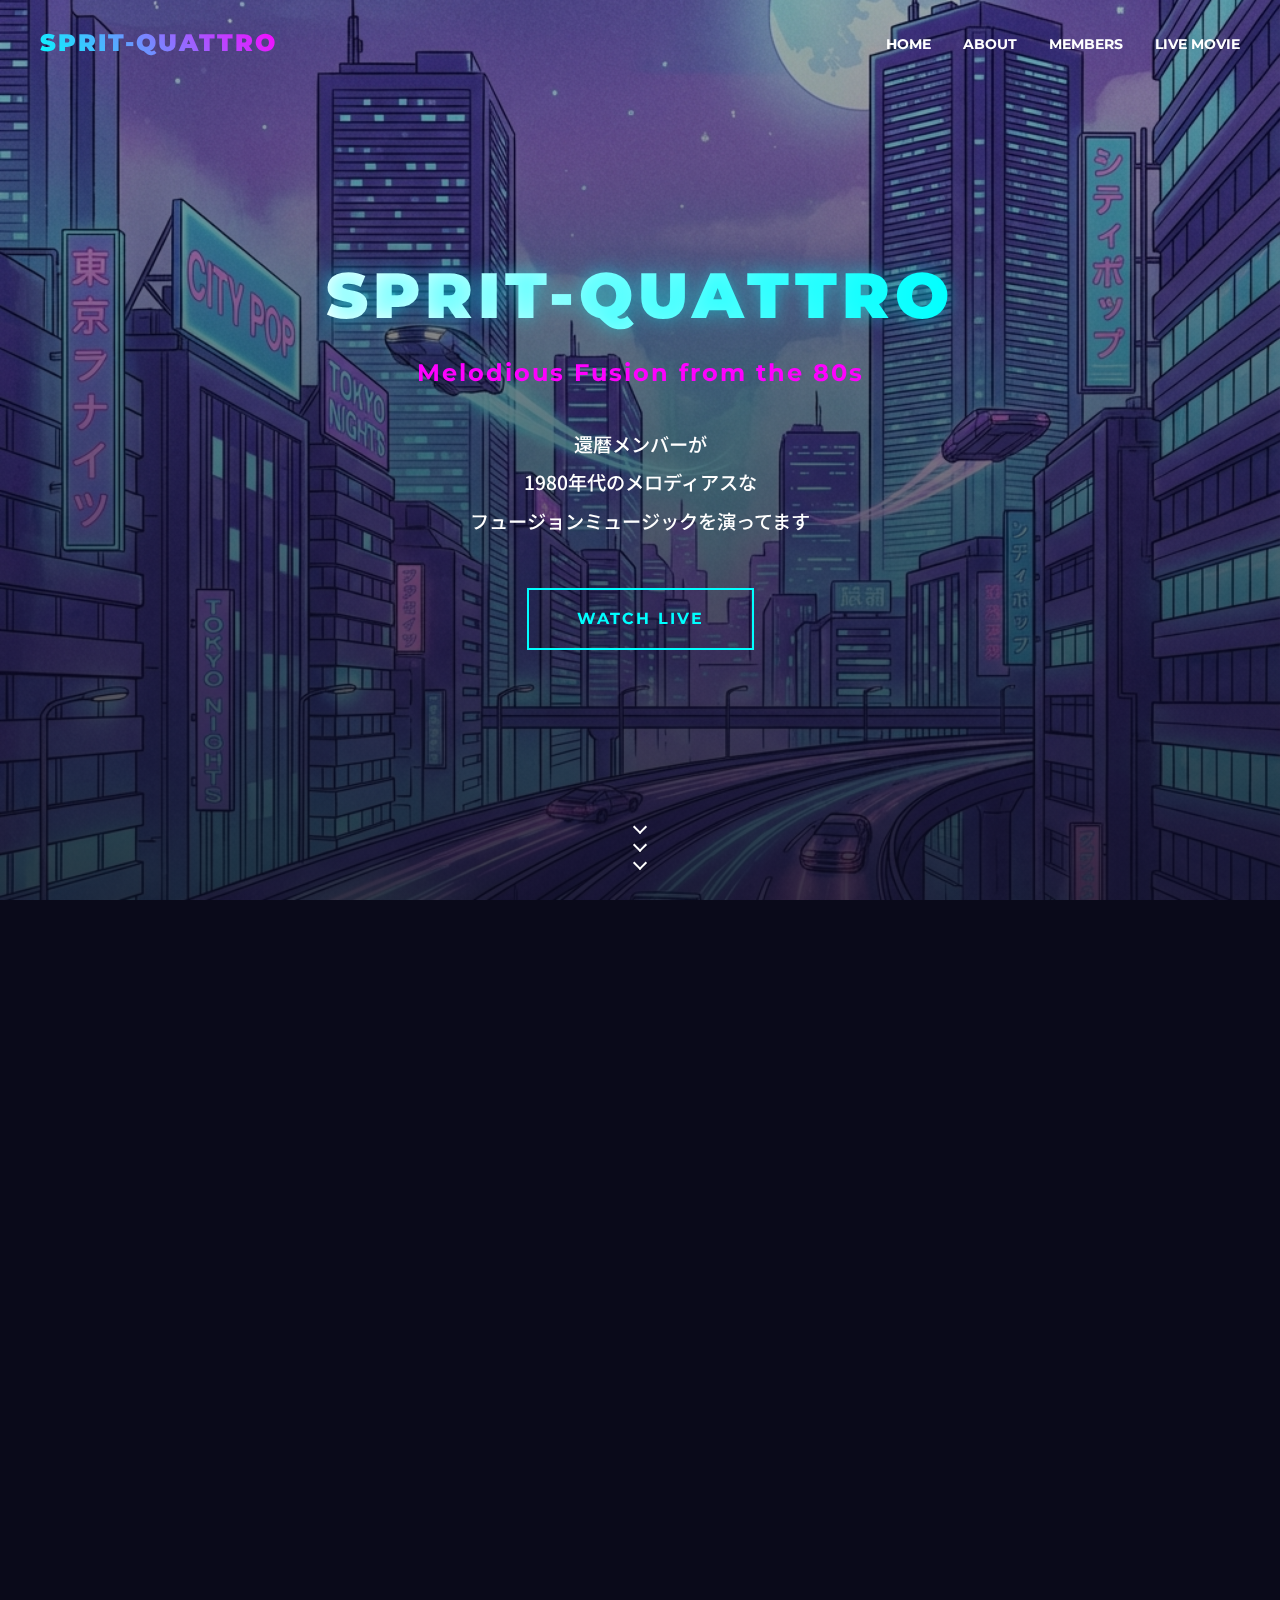
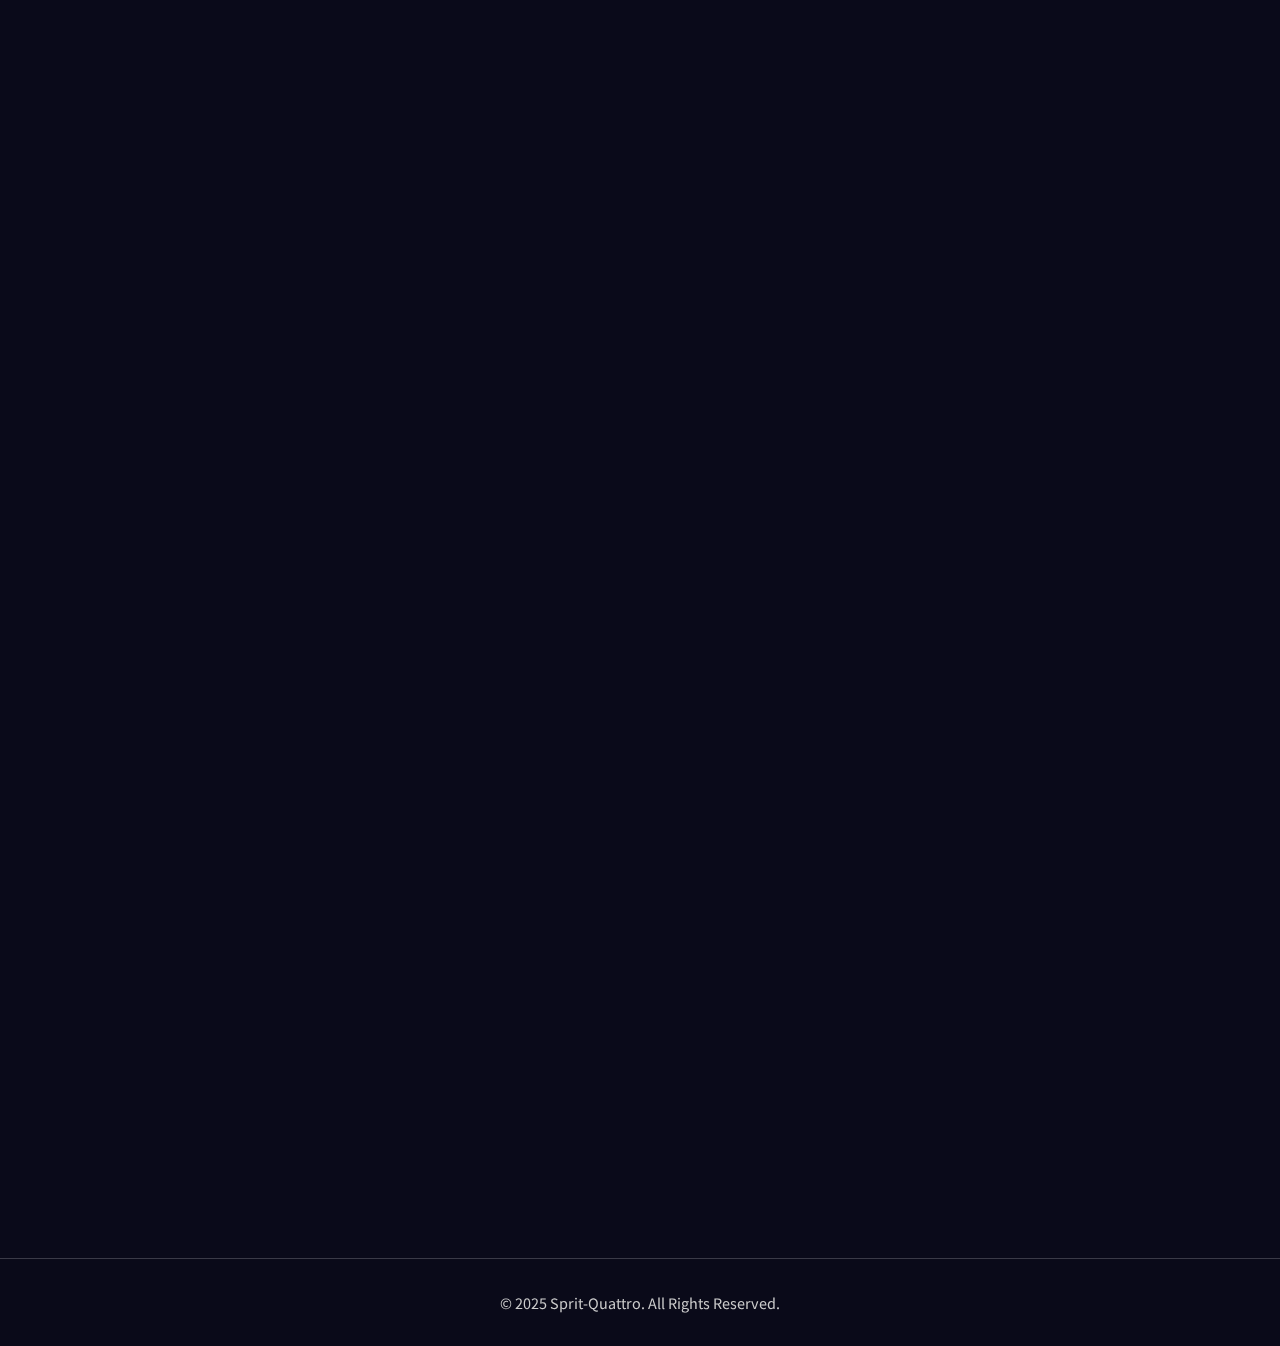
<file: index.html>
<!DOCTYPE html>
<html lang="ja">

<head>
    <meta charset="UTF-8">
    <meta name="viewport" content="width=device-width, initial-scale=1.0">
    <title>Sprit-Quattro | Official Website</title>
    <meta name="description" content="還暦メンバーが1980年台のメロディアスなフュージョンミュージックを演ってます。Sprit-Quattroの公式サイトです。">

    <!-- Google Fonts -->
    <link rel="preconnect" href="https://fonts.googleapis.com">
    <link rel="preconnect" href="https://fonts.gstatic.com" crossorigin>
    <link
        href="https://fonts.googleapis.com/css2?family=Montserrat:wght@400;700;900&family=Noto+Sans+JP:wght@400;700&display=swap"
        rel="stylesheet">

    <!-- Styles -->
    <link rel="stylesheet" href="style.css">
</head>

<body>
    <div class="background-overlay"></div>

    <header class="header">
        <nav class="nav">
            <div class="logo">Sprit-Quattro</div>
            <ul class="nav-links">
                <li><a href="#home">Home</a></li>
                <li><a href="#about">About</a></li>
                <li><a href="#members">Members</a></li>
                <li><a href="#live">Live Movie</a></li>
            </ul>
            <div class="hamburger">
                <span></span>
                <span></span>
                <span></span>
            </div>
        </nav>
    </header>

    <main>
        <section id="home" class="hero">
            <div class="hero-content">
                <h1 class="hero-title">Sprit-Quattro</h1>
                <p class="hero-subtitle">Melodious Fusion from the 80s</p>
                <p class="hero-catchphrase">還暦メンバーが<br>1980年代のメロディアスな<br>フュージョンミュージックを演ってます</p>
                <a href="#live" class="cta-button">Watch Live</a>
            </div>
            <div class="scroll-indicator">
                <span></span>
                <span></span>
                <span></span>
            </div>
        </section>

        <section id="about" class="section about">
            <div class="container">
                <h2 class="section-title">About Us</h2>
                <div class="about-content glass-card">
                    <p>
                        Sprit-Quattro（スプリット・クアトロ）は、Sprit Coconuts Quattroの略称です。<br>
                        1980年代のフュージョンミュージックをこよなく愛するメンバーが集まったバンドです。
                    </p>
                    <p>
                        カシオペア、T-SQUARE、高中正義など、あの頃の熱いサウンドを現代に蘇らせます。
                        メンバー全員が還暦を超えていますが、音楽への情熱は当時のまま。
                        メロディアスで心地よいサウンドをお届けします。
                    </p>
                    <a href="history.html" class="cta-button"
                        style="font-size: 0.9rem; padding: 0.8rem 2rem; margin-top: 1rem;">View History</a>
                </div>
            </div>
        </section>

        <section id="members" class="section members">
            <div class="container">
                <h2 class="section-title">Members</h2>
                <div class="members-grid">
                    <div class="member-card glass-card">
                        <div class="member-icon">🎸</div>
                        <h3>Guitar</h3>
                        <p class="member-role">Melody Maker</p>
                    </div>
                    <div class="member-card glass-card">
                        <div class="member-icon">🎹</div>
                        <h3>Keyboard</h3>
                        <p class="member-role">Harmony Weaver</p>
                    </div>
                    <div class="member-card glass-card">
                        <div class="member-icon">🎸</div>
                        <h3>Bass</h3>
                        <p class="member-role">Groove Master</p>
                    </div>
                    <div class="member-card glass-card">
                        <div class="member-icon">🥁</div>
                        <h3>Drums</h3>
                        <p class="member-role">Rhythm Keeper</p>
                    </div>
                </div>
            </div>
        </section>

        <section id="live" class="section live">
            <div class="container">
                <h2 class="section-title">Live Movie</h2>
                <div class="video-grid">
                    <div class="video-card glass-card">
                        <div class="video-wrapper" data-video-id="PIpVbIHAXkk">
                            <img src="./thumb_koza.jpg" alt="Instrumental Day Live" class="video-thumb">
                            <div class="play-button">▶</div>
                        </div>
                        <div class="video-info">
                            <h3>Instrumental Day Live</h3>
                            <p>2025.11.29 @ KOZA</p>
                            <a href="https://www.youtube.com/watch?v=PIpVbIHAXkk" target="_blank"
                                style="font-size: 0.8rem; color: var(--primary-color);">YouTubeで見る</a>
                        </div>
                    </div>
                    <div class="video-card glass-card">
                        <div class="video-wrapper" data-video-id="txOyAZt0LN8">
                            <img src="./thumb_yokkaichi.jpg" alt="Yokkaichi Jazz Festival Live" class="video-thumb">
                            <div class="play-button">▶</div>
                        </div>
                        <div class="video-info">
                            <h3>Yokkaichi Jazz Festival</h3>
                            <p>2024.10.20 @ Yokkaichi</p>
                            <a href="https://www.youtube.com/watch?v=txOyAZt0LN8" target="_blank"
                                style="font-size: 0.8rem; color: var(--primary-color);">YouTubeで見る</a>
                        </div>
                    </div>
                    <div class="video-card glass-card">
                        <div class="video-wrapper" data-video-id="KdVZANtwiE4">
                            <img src="./thumb_kameyama.jpg" alt="Kameyama Jazz Festival Live" class="video-thumb">
                            <div class="play-button">▶</div>
                        </div>
                        <div class="video-info">
                            <h3>Kameyama Jazz Festival</h3>
                            <p>2024.08.10 @ Kameyama</p>
                            <a href="https://www.youtube.com/watch?v=KdVZANtwiE4" target="_blank"
                                style="font-size: 0.8rem; color: var(--primary-color);">YouTubeで見る</a>
                        </div>
                    </div>
                </div>
            </div>
        </section>
    </main>

    <footer class="footer">
        <div class="container">
            <p>&copy; 2025 Sprit-Quattro. All Rights Reserved.</p>
        </div>
    </footer>

    <script src="script.js"></script>
</body>

</html>
</file>
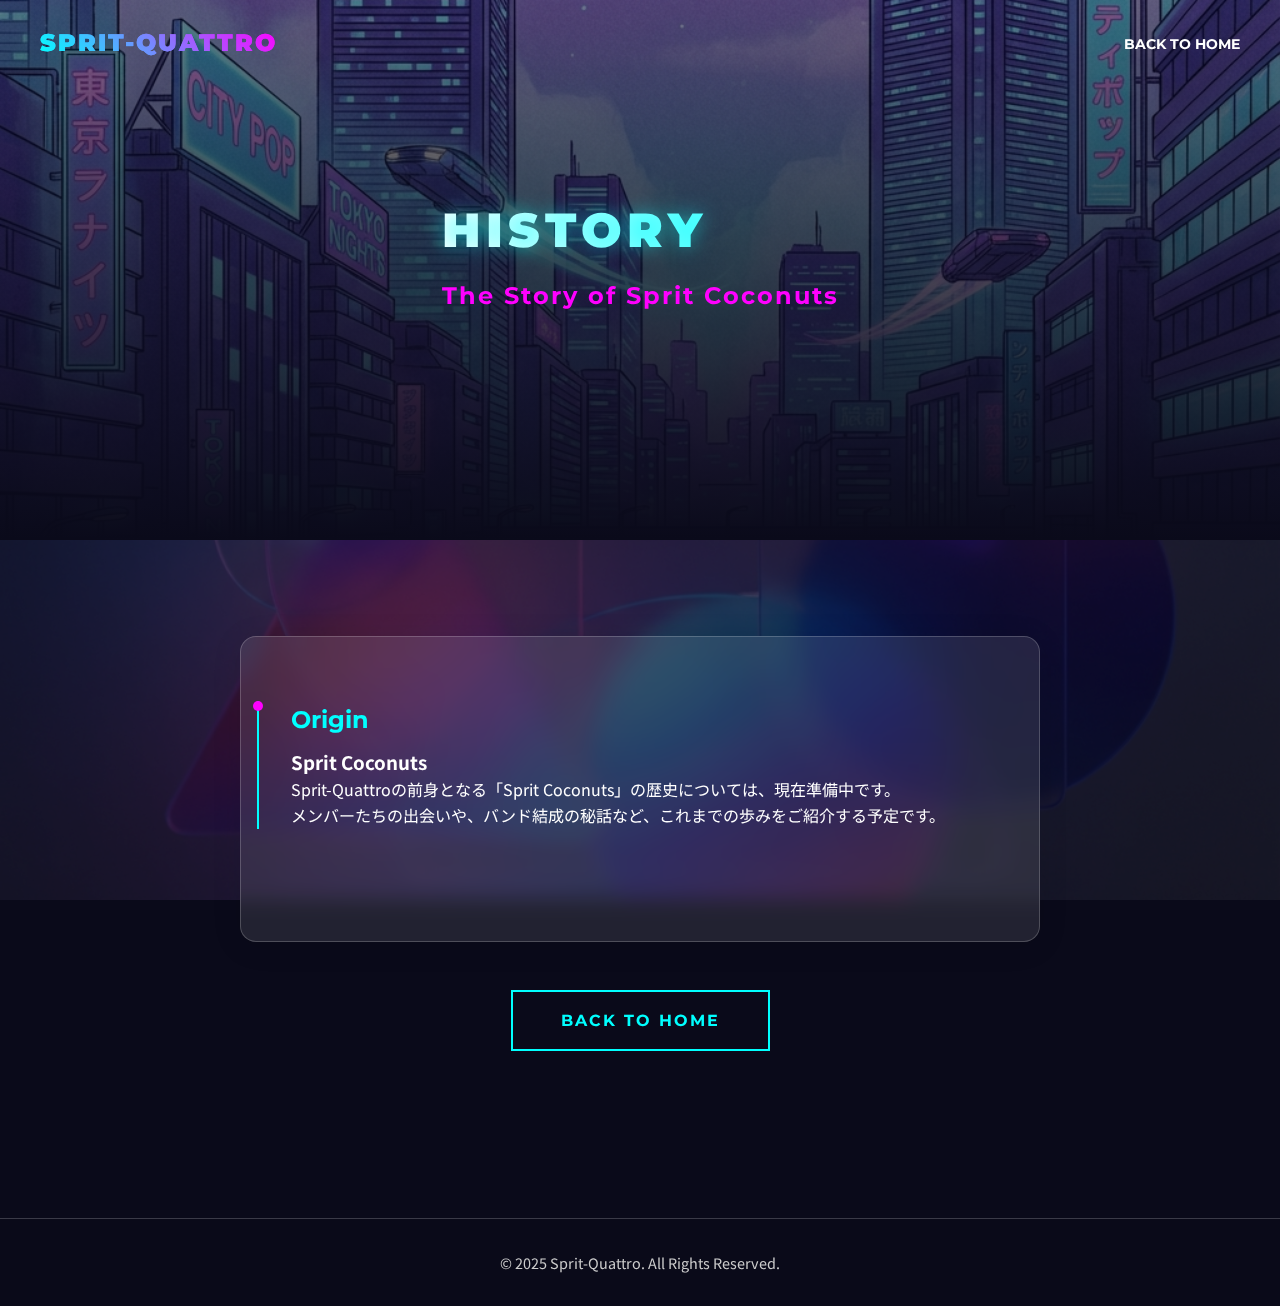
<file: history.html>
<!DOCTYPE html>
<html lang="ja">

<head>
    <meta charset="UTF-8">
    <meta name="viewport" content="width=device-width, initial-scale=1.0">
    <title>History | Sprit-Quattro</title>
    <meta name="description" content="Sprit Coconutsの歴史を紹介します。">

    <!-- Google Fonts -->
    <link rel="preconnect" href="https://fonts.googleapis.com">
    <link rel="preconnect" href="https://fonts.gstatic.com" crossorigin>
    <link
        href="https://fonts.googleapis.com/css2?family=Montserrat:wght@400;700;900&family=Noto+Sans+JP:wght@400;700&display=swap"
        rel="stylesheet">

    <!-- Styles -->
    <link rel="stylesheet" href="style.css">
    <style>
        .history-hero {
            height: 60vh;
            background: url('./hero_bg.png') no-repeat center center/cover;
            display: flex;
            align-items: center;
            justify-content: center;
            position: relative;
        }

        .history-hero::before {
            content: '';
            position: absolute;
            top: 0;
            left: 0;
            width: 100%;
            height: 100%;
            background: linear-gradient(to bottom, rgba(10, 10, 26, 0.5), var(--bg-dark));
        }

        .history-content {
            padding: 4rem 1rem;
            max-width: 800px;
            margin: 0 auto;
        }

        .timeline-item {
            margin-bottom: 3rem;
            padding-left: 2rem;
            border-left: 2px solid var(--primary-color);
            position: relative;
        }

        .timeline-item::before {
            content: '';
            position: absolute;
            left: -6px;
            top: 0;
            width: 10px;
            height: 10px;
            background: var(--secondary-color);
            border-radius: 50%;
        }

        .timeline-year {
            font-family: var(--font-heading);
            font-size: 1.5rem;
            color: var(--primary-color);
            margin-bottom: 0.5rem;
            font-weight: 700;
        }
    </style>
</head>

<body>
    <div class="background-overlay"></div>

    <header class="header">
        <nav class="nav">
            <div class="logo"><a href="index.html"
                    style="text-decoration: none; color: inherit; background: linear-gradient(45deg, var(--primary-color), var(--secondary-color)); -webkit-background-clip: text; background-clip: text; -webkit-text-fill-color: transparent;">Sprit-Quattro</a>
            </div>
            <ul class="nav-links">
                <li><a href="index.html">Back to Home</a></li>
            </ul>
        </nav>
    </header>

    <main>
        <section class="history-hero">
            <div class="hero-content">
                <h1 class="hero-title" style="font-size: 3rem;">History</h1>
                <p class="hero-subtitle">The Story of Sprit Coconuts</p>
            </div>
        </section>

        <section class="section">
            <div class="container">
                <div class="history-content glass-card">
                    <div class="timeline-item">
                        <div class="timeline-year">Origin</div>
                        <h3>Sprit Coconuts</h3>
                        <p>
                            Sprit-Quattroの前身となる「Sprit Coconuts」の歴史については、現在準備中です。<br>
                            メンバーたちの出会いや、バンド結成の秘話など、これまでの歩みをご紹介する予定です。
                        </p>
                    </div>
                    <!-- Future content can be added here -->
                </div>
                <div style="text-align: center; margin-top: 3rem;">
                    <a href="index.html" class="cta-button">Back to Home</a>
                </div>
            </div>
        </section>
    </main>

    <footer class="footer">
        <div class="container">
            <p>&copy; 2025 Sprit-Quattro. All Rights Reserved.</p>
        </div>
    </footer>
</body>

</html>
</file>
<file: style.css>
:root {
    --primary-color: #00ffff;
    /* Cyan */
    --secondary-color: #ff00ff;
    /* Magenta */
    --accent-color: #ff9900;
    /* Orange */
    --bg-dark: #0a0a1a;
    /* Deep Blue */
    --text-light: #ffffff;
    --text-dim: #cccccc;
    --glass-bg: rgba(255, 255, 255, 0.1);
    --glass-border: rgba(255, 255, 255, 0.2);
    --font-heading: 'Montserrat', sans-serif;
    --font-body: 'Noto Sans JP', sans-serif;
}

* {
    margin: 0;
    padding: 0;
    box-sizing: border-box;
}

body {
    font-family: var(--font-body);
    background-color: var(--bg-dark);
    color: var(--text-light);
    line-height: 1.6;
    overflow-x: hidden;
}

/* Background Overlay */
.background-overlay {
    position: fixed;
    top: 0;
    left: 0;
    width: 100%;
    height: 100%;
    background: url('./abstract_bg.png') no-repeat center center/cover;
    opacity: 0.3;
    z-index: -1;
    pointer-events: none;
}

/* Header */
.header {
    position: fixed;
    top: 0;
    width: 100%;
    padding: 1.5rem 2rem;
    display: flex;
    justify-content: center;
    align-items: center;
    z-index: 1000;
    transition: background 0.3s ease;
}

.header.scrolled {
    background: rgba(10, 10, 26, 0.9);
    backdrop-filter: blur(10px);
    border-bottom: 1px solid var(--glass-border);
}

.nav {
    display: flex;
    justify-content: space-between;
    align-items: center;
    width: 100%;
    max-width: 1200px;
}

.logo {
    font-family: var(--font-heading);
    font-weight: 900;
    font-size: 1.5rem;
    background: linear-gradient(45deg, var(--primary-color), var(--secondary-color));
    -webkit-background-clip: text;
    background-clip: text;
    -webkit-text-fill-color: transparent;
    text-transform: uppercase;
    letter-spacing: 2px;
}

.nav-links {
    display: flex;
    list-style: none;
    gap: 2rem;
}

.nav-links a {
    color: var(--text-light);
    text-decoration: none;
    font-family: var(--font-heading);
    font-weight: 700;
    font-size: 0.9rem;
    text-transform: uppercase;
    transition: color 0.3s ease;
    position: relative;
}

.nav-links a::after {
    content: '';
    position: absolute;
    bottom: -5px;
    left: 0;
    width: 0;
    height: 2px;
    background: var(--primary-color);
    transition: width 0.3s ease;
}

.nav-links a:hover {
    color: var(--primary-color);
}

.nav-links a:hover::after {
    width: 100%;
}

.hamburger {
    display: none;
    cursor: pointer;
}

/* Hero Section */
.hero {
    height: 100vh;
    display: flex;
    flex-direction: column;
    justify-content: center;
    align-items: center;
    text-align: center;
    position: relative;
    background: url('./hero_bg.png') no-repeat center center/cover;
    padding: 0 1rem;
}

.hero::before {
    content: '';
    position: absolute;
    top: 0;
    left: 0;
    width: 100%;
    height: 100%;
    background: linear-gradient(to bottom, rgba(10, 10, 26, 0.3), rgba(10, 10, 26, 0.8));
}

.hero-content {
    position: relative;
    z-index: 1;
    max-width: 800px;
}

.hero-title {
    font-family: var(--font-heading);
    font-size: 4rem;
    font-weight: 900;
    margin-bottom: 0.5rem;
    text-transform: uppercase;
    letter-spacing: 5px;
    text-shadow: 0 0 20px rgba(0, 255, 255, 0.5);
    background: linear-gradient(to right, #fff, var(--primary-color));
    -webkit-background-clip: text;
    background-clip: text;
    -webkit-text-fill-color: transparent;
}

.hero-subtitle {
    font-family: var(--font-heading);
    font-size: 1.5rem;
    color: var(--secondary-color);
    margin-bottom: 2rem;
    font-weight: 700;
    letter-spacing: 2px;
}

.hero-catchphrase {
    font-size: 1.2rem;
    margin-bottom: 3rem;
    line-height: 2;
    font-weight: 500;
}

.cta-button {
    display: inline-block;
    padding: 1rem 3rem;
    background: transparent;
    border: 2px solid var(--primary-color);
    color: var(--primary-color);
    font-family: var(--font-heading);
    font-weight: 700;
    text-decoration: none;
    text-transform: uppercase;
    letter-spacing: 2px;
    transition: all 0.3s ease;
    position: relative;
    overflow: hidden;
}

.cta-button::before {
    content: '';
    position: absolute;
    top: 0;
    left: -100%;
    width: 100%;
    height: 100%;
    background: var(--primary-color);
    transition: left 0.3s ease;
    z-index: -1;
}

.cta-button:hover {
    color: var(--bg-dark);
}

.cta-button:hover::before {
    left: 0;
}

.scroll-indicator {
    position: absolute;
    bottom: 2rem;
    left: 50%;
    transform: translateX(-50%);
    display: flex;
    flex-direction: column;
    align-items: center;
    gap: 0.5rem;
}

.scroll-indicator span {
    width: 10px;
    height: 10px;
    border-bottom: 2px solid var(--text-light);
    border-right: 2px solid var(--text-light);
    transform: rotate(45deg);
    animation: scroll 2s infinite;
}

.scroll-indicator span:nth-child(2) {
    animation-delay: 0.2s;
}

.scroll-indicator span:nth-child(3) {
    animation-delay: 0.4s;
}

@keyframes scroll {
    0% {
        opacity: 0;
        transform: rotate(45deg) translate(-5px, -5px);
    }

    50% {
        opacity: 1;
    }

    100% {
        opacity: 0;
        transform: rotate(45deg) translate(5px, 5px);
    }
}

/* Sections General */
.section {
    padding: 6rem 1rem;
    position: relative;
}

.container {
    max-width: 1200px;
    margin: 0 auto;
}

.section-title {
    font-family: var(--font-heading);
    font-size: 2.5rem;
    text-align: center;
    display: block;
    width: fit-content;
    margin: 0 auto 4rem auto;
}

.section-title::after {
    content: '';
    position: absolute;
    bottom: -10px;
    left: 0;
    width: 100%;
    height: 3px;
    background: linear-gradient(to right, var(--primary-color), var(--secondary-color));
}

/* Glass Card Style */
.glass-card {
    background: var(--glass-bg);
    backdrop-filter: blur(10px);
    border: 1px solid var(--glass-border);
    border-radius: 16px;
    padding: 2rem;
    box-shadow: 0 4px 30px rgba(0, 0, 0, 0.1);
}

/* About Section */
.about-content {
    max-width: 800px;
    margin: 0 auto;
    text-align: center;
    font-size: 1.1rem;
    line-height: 2;
}

.about-content p {
    margin-bottom: 1.5rem;
}

/* Members Section */
.members-grid {
    display: grid;
    grid-template-columns: repeat(auto-fit, minmax(250px, 1fr));
    gap: 2rem;
}

.member-card {
    text-align: center;
    transition: transform 0.3s ease;
}

.member-card:hover {
    transform: translateY(-10px);
    background: rgba(255, 255, 255, 0.15);
}

.member-icon {
    font-size: 3rem;
    margin-bottom: 1rem;
}

.member-card h3 {
    font-family: var(--font-heading);
    font-size: 1.5rem;
    margin-bottom: 0.5rem;
    color: var(--primary-color);
}

.member-role {
    color: var(--text-dim);
    font-size: 0.9rem;
    text-transform: uppercase;
    letter-spacing: 1px;
}

/* Live Movie Section */
.video-grid {
    display: grid;
    grid-template-columns: repeat(auto-fit, minmax(300px, 1fr));
    gap: 2rem;
}

.video-card {
    padding: 1rem;
}

.video-wrapper {
    position: relative;
    padding-bottom: 56.25%;
    /* 16:9 aspect ratio */
    height: 0;
    overflow: hidden;
    border-radius: 8px;
    margin-bottom: 1rem;
}

.video-wrapper iframe {
    position: absolute;
    top: 0;
    left: 0;
    width: 100%;
    height: 100%;
}

.video-info h3 {
    font-size: 1.2rem;
    margin-bottom: 0.5rem;
    color: var(--text-light);
}

.video-info p {
    font-size: 0.9rem;
    color: var(--text-dim);
}

/* Footer */
.footer {
    padding: 2rem;
    text-align: center;
    background: rgba(10, 10, 26, 0.9);
    border-top: 1px solid var(--glass-border);
    margin-top: 4rem;
}

.footer p {
    color: var(--text-dim);
    font-size: 0.9rem;
}

/* Responsive */
@media (max-width: 768px) {
    .hero-title {
        font-size: 2.5rem;
    }

    .hero-subtitle {
        font-size: 1.2rem;
    }

    .nav-links {
        display: none;
        /* Mobile menu implementation needed if required */
    }

    .section {
        padding: 4rem 1rem;
    }
}

/* Video Thumbnail Styles */
.video-wrapper {
    cursor: pointer;
    position: relative;
}

.video-thumb {
    width: 100%;
    height: 100%;
    object-fit: cover;
    transition: transform 0.3s ease;
}

.video-wrapper:hover .video-thumb {
    transform: scale(1.05);
}

.play-button {
    position: absolute;
    top: 50%;
    left: 50%;
    transform: translate(-50%, -50%);
    width: 60px;
    height: 60px;
    background: rgba(0, 255, 255, 0.8);
    border-radius: 50%;
    display: flex;
    justify-content: center;
    align-items: center;
    color: var(--bg-dark);
    font-size: 2rem;
    transition: all 0.3s ease;
    box-shadow: 0 0 20px rgba(0, 255, 255, 0.5);
}

.video-wrapper:hover .play-button {
    background: #fff;
    transform: translate(-50%, -50%) scale(1.1);
}
</file>
